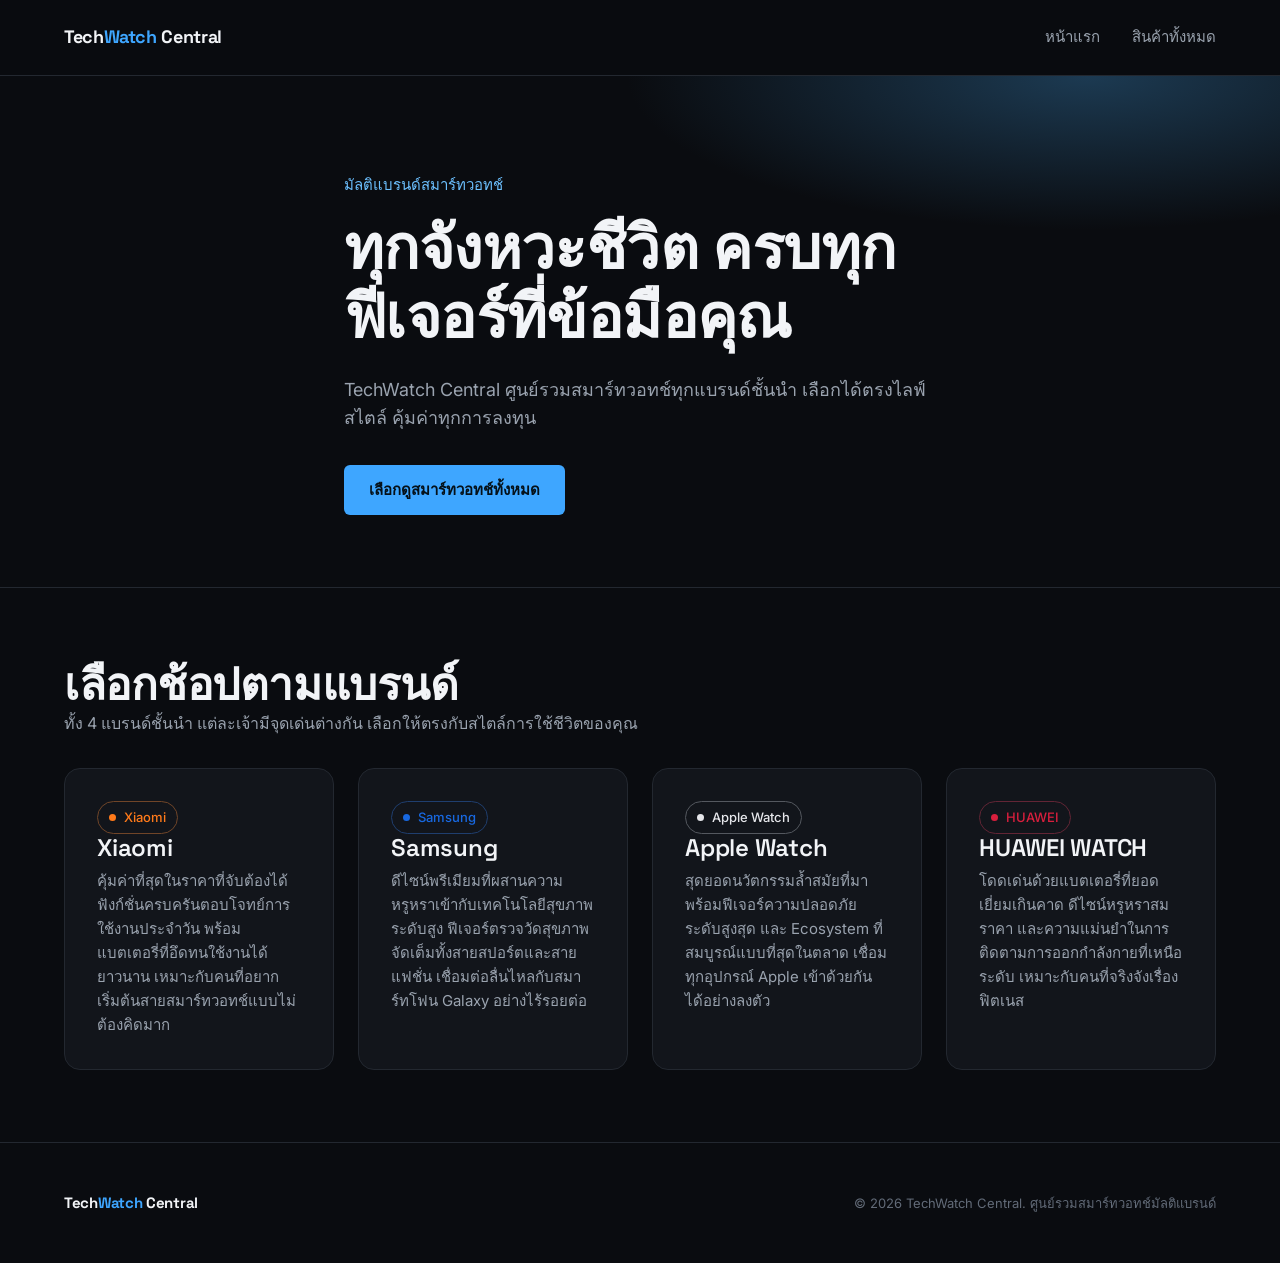
<file: index.html>
<!DOCTYPE html>
<html lang="th">
<head>
  <meta charset="UTF-8">
  <meta name="viewport" content="width=device-width, initial-scale=1.0">
  <title>TechWatch Central | ศูนย์รวมสมาร์ทวอทช์ทุกแบรนด์ชั้นนำ</title>
  <meta name="description" content="TechWatch Central ศูนย์รวมสมาร์ทวอทช์ Xiaomi, Samsung, Apple Watch, HUAWEI เลือกได้ตรงไลฟ์สไตล์ คุ้มค่าทุกการลงทุน">

  <link rel="preconnect" href="https://fonts.googleapis.com">
  <link rel="preconnect" href="https://fonts.gstatic.com" crossorigin>
  <link href="https://fonts.googleapis.com/css2?family=Space+Grotesk:wght@500;600;700&family=Inter:wght@400;500;600&display=swap" rel="stylesheet">

  <link rel="stylesheet" href="style.css">
</head>
<body>

  <header class="navbar">
    <div class="container navbar__inner">
      <a href="index.html" class="logo">Tech<span>Watch</span> Central</a>
      <nav class="nav-links">
        <a href="index.html">หน้าแรก</a>
        <a href="product.html">สินค้าทั้งหมด</a>
      </nav>
    </div>
  </header>

  <main>

    <!-- Hero -->
    <section class="hero">
      <div class="container hero__content">
        <span class="eyebrow">มัลติแบรนด์สมาร์ทวอทช์</span>
        <h1>ทุกจังหวะชีวิต ครบทุกฟีเจอร์ที่ข้อมือคุณ</h1>
        <p>TechWatch Central ศูนย์รวมสมาร์ทวอทช์ทุกแบรนด์ชั้นนำ เลือกได้ตรงไลฟ์สไตล์ คุ้มค่าทุกการลงทุน</p>
        <div class="hero__actions">
          <a href="product.html" class="btn btn--primary">เลือกดูสมาร์ทวอทช์ทั้งหมด</a>
        </div>
      </div>
    </section>

    <!-- Brands -->
    <section class="section container">
      <h2>เลือกช้อปตามแบรนด์</h2>
      <p>ทั้ง 4 แบรนด์ชั้นนำ แต่ละเจ้ามีจุดเด่นต่างกัน เลือกให้ตรงกับสไตล์การใช้ชีวิตของคุณ</p>

      <div class="grid brand-grid" style="margin-top: var(--space-6);">

        <a href="product.html?brand=xiaomi" class="brand-tile brand-tile--xiaomi">
          <span class="brand-badge brand-badge--xiaomi">Xiaomi</span>
          <h3>Xiaomi</h3>
          <p>คุ้มค่าที่สุดในราคาที่จับต้องได้ ฟังก์ชั่นครบครันตอบโจทย์การใช้งานประจำวัน พร้อมแบตเตอรี่ที่อึดทนใช้งานได้ยาวนาน เหมาะกับคนที่อยากเริ่มต้นสายสมาร์ทวอทช์แบบไม่ต้องคิดมาก</p>
        </a>

        <a href="product.html?brand=samsung" class="brand-tile brand-tile--samsung">
          <span class="brand-badge brand-badge--samsung">Samsung</span>
          <h3>Samsung</h3>
          <p>ดีไซน์พรีเมียมที่ผสานความหรูหราเข้ากับเทคโนโลยีสุขภาพระดับสูง ฟีเจอร์ตรวจวัดสุขภาพจัดเต็มทั้งสายสปอร์ตและสายแฟชั่น เชื่อมต่อลื่นไหลกับสมาร์ทโฟน Galaxy อย่างไร้รอยต่อ</p>
        </a>

        <a href="product.html?brand=apple" class="brand-tile brand-tile--apple">
          <span class="brand-badge brand-badge--apple">Apple Watch</span>
          <h3>Apple Watch</h3>
          <p>สุดยอดนวัตกรรมล้ำสมัยที่มาพร้อมฟีเจอร์ความปลอดภัยระดับสูงสุด และ Ecosystem ที่สมบูรณ์แบบที่สุดในตลาด เชื่อมทุกอุปกรณ์ Apple เข้าด้วยกันได้อย่างลงตัว</p>
        </a>

        <a href="product.html?brand=huawei" class="brand-tile brand-tile--huawei">
          <span class="brand-badge brand-badge--huawei">HUAWEI</span>
          <h3>HUAWEI WATCH</h3>
          <p>โดดเด่นด้วยแบตเตอรี่ที่ยอดเยี่ยมเกินคาด ดีไซน์หรูหราสมราคา และความแม่นยำในการติดตามการออกกำลังกายที่เหนือระดับ เหมาะกับคนที่จริงจังเรื่องฟิตเนส</p>
        </a>

      </div>
    </section>

  </main>

  <footer class="footer">
    <div class="container footer__inner">
      <span class="logo" style="font-size: var(--fs-sm);">Tech<span>Watch</span> Central</span>
      <p>&copy; 2026 TechWatch Central. ศูนย์รวมสมาร์ทวอทช์มัลติแบรนด์</p>
    </div>
  </footer>

  <script src="script.js"></script>
</body>
</html>
</file>
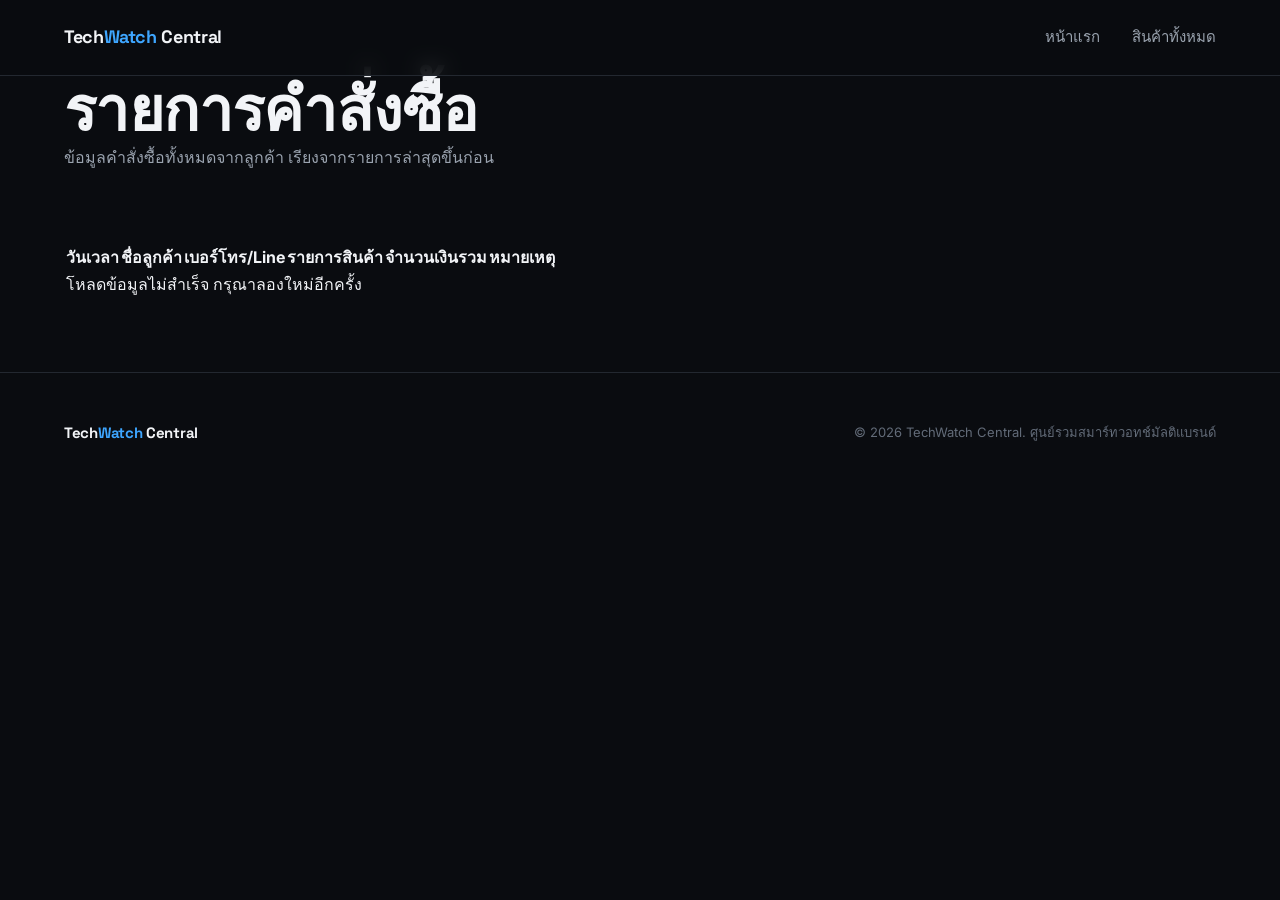
<file: admin.html>
<!DOCTYPE html>
<html lang="th">
<head>
  <meta charset="UTF-8">
  <meta name="viewport" content="width=device-width, initial-scale=1.0">
  <title>รายการคำสั่งซื้อ | TechWatch Central</title>

  <link rel="preconnect" href="https://fonts.googleapis.com">
  <link rel="preconnect" href="https://fonts.gstatic.com" crossorigin>
  <link href="https://fonts.googleapis.com/css2?family=Space+Grotesk:wght@500;600;700&family=Inter:wght@400;500;600&display=swap" rel="stylesheet">

  <link rel="stylesheet" href="style.css">
</head>
<body>

  <header class="navbar">
    <div class="container navbar__inner">
      <a href="index.html" class="logo">Tech<span>Watch</span> Central</a>
      <nav class="nav-links">
        <a href="index.html">หน้าแรก</a>
        <a href="product.html">สินค้าทั้งหมด</a>
      </nav>
    </div>
  </header>

  <main>

    <section class="page-header">
      <div class="container">
        <h1>รายการคำสั่งซื้อ</h1>
        <p>ข้อมูลคำสั่งซื้อทั้งหมดจากลูกค้า เรียงจากรายการล่าสุดขึ้นก่อน</p>
      </div>
    </section>

    <section class="section container">
      <div class="table-wrap">
        <table id="ordersTable">
          <thead>
            <tr>
              <th>วันเวลา</th>
              <th>ชื่อลูกค้า</th>
              <th>เบอร์โทร/Line</th>
              <th>รายการสินค้า</th>
              <th>จำนวนเงินรวม</th>
              <th>หมายเหตุ</th>
            </tr>
          </thead>
          <tbody>
          </tbody>
        </table>
      </div>
    </section>

  </main>

  <footer class="footer">
    <div class="container footer__inner">
      <span class="logo" style="font-size: var(--fs-sm);">Tech<span>Watch</span> Central</span>
      <p>&copy; 2026 TechWatch Central. ศูนย์รวมสมาร์ทวอทช์มัลติแบรนด์</p>
    </div>
  </footer>

  <script src="script.js"></script>
</body>
</html>
</file>
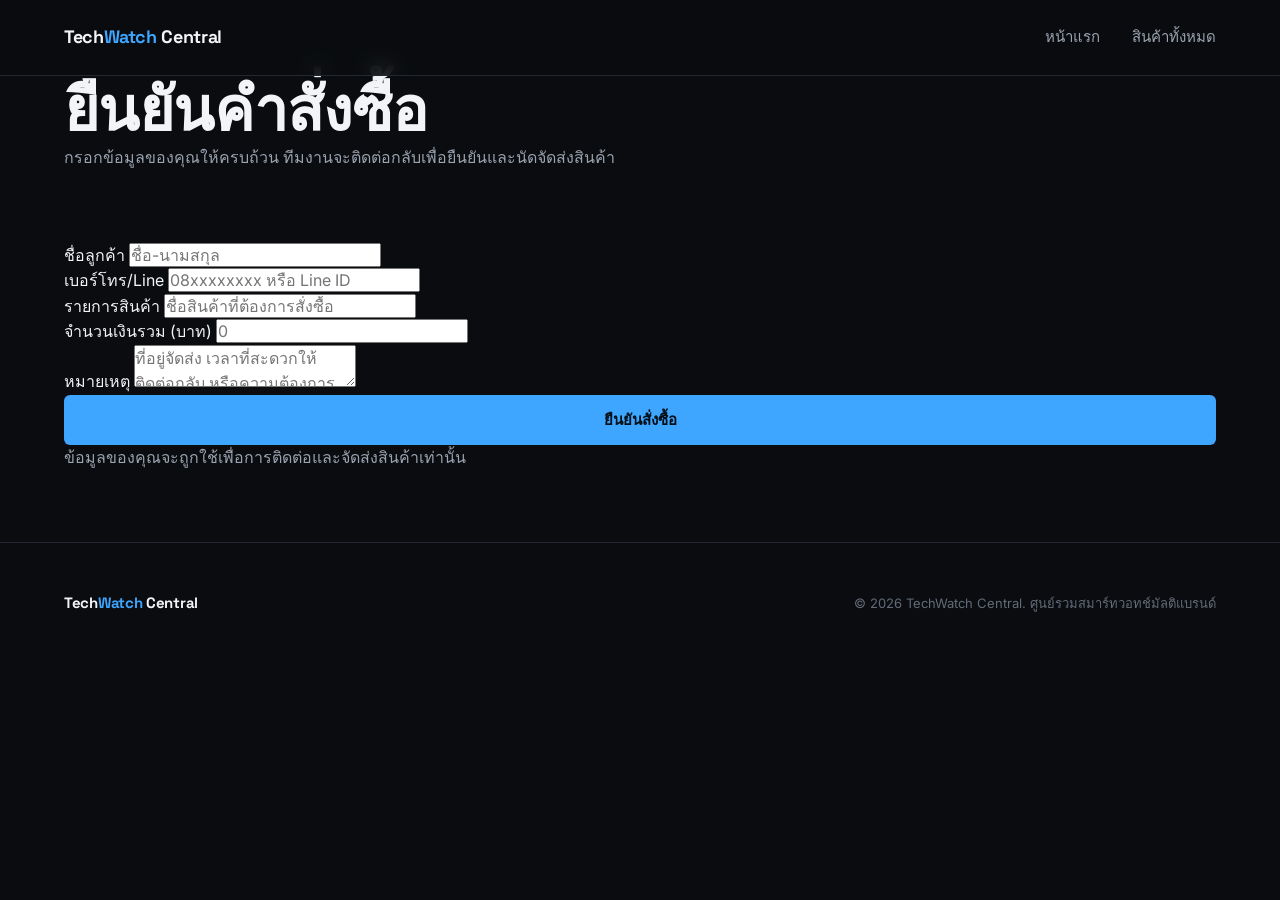
<file: order.html>
<!DOCTYPE html>
<html lang="th">
<head>
  <meta charset="UTF-8">
  <meta name="viewport" content="width=device-width, initial-scale=1.0">
  <title>ยืนยันคำสั่งซื้อ | TechWatch Central</title>
  <meta name="description" content="กรอกข้อมูลเพื่อยืนยันคำสั่งซื้อสมาร์ทวอทช์ที่ TechWatch Central">

  <link rel="preconnect" href="https://fonts.googleapis.com">
  <link rel="preconnect" href="https://fonts.gstatic.com" crossorigin>
  <link href="https://fonts.googleapis.com/css2?family=Space+Grotesk:wght@500;600;700&family=Inter:wght@400;500;600&display=swap" rel="stylesheet">

  <link rel="stylesheet" href="style.css">
</head>
<body>

  <header class="navbar">
    <div class="container navbar__inner">
      <a href="index.html" class="logo">Tech<span>Watch</span> Central</a>
      <nav class="nav-links">
        <a href="index.html">หน้าแรก</a>
        <a href="product.html">สินค้าทั้งหมด</a>
      </nav>
    </div>
  </header>

  <main>

    <section class="page-header">
      <div class="container">
        <h1>ยืนยันคำสั่งซื้อ</h1>
        <p>กรอกข้อมูลของคุณให้ครบถ้วน ทีมงานจะติดต่อกลับเพื่อยืนยันและนัดจัดส่งสินค้า</p>
      </div>
    </section>

    <section class="section container">
      <form id="orderForm" class="form-card" novalidate>

        <div class="form-group">
          <label for="customerName">ชื่อลูกค้า</label>
          <input
            type="text"
            id="customerName"
            name="customerName"
            class="form-control"
            placeholder="ชื่อ-นามสกุล"
            required
          >
        </div>

        <div class="form-group">
          <label for="contact">เบอร์โทร/Line</label>
          <input
            type="text"
            id="contact"
            name="contact"
            class="form-control"
            placeholder="08xxxxxxxx หรือ Line ID"
            required
          >
        </div>

        <div class="form-group">
          <label for="items">รายการสินค้า</label>
          <input
            type="text"
            id="items"
            name="items"
            class="form-control"
            placeholder="ชื่อสินค้าที่ต้องการสั่งซื้อ"
            required
          >
        </div>

        <div class="form-group">
          <label for="total">จำนวนเงินรวม (บาท)</label>
          <input
            type="text"
            id="total"
            name="total"
            class="form-control"
            placeholder="0"
            required
          >
        </div>

        <div class="form-group">
          <label for="note">หมายเหตุ</label>
          <textarea
            id="note"
            name="note"
            class="form-control"
            placeholder="ที่อยู่จัดส่ง เวลาที่สะดวกให้ติดต่อกลับ หรือความต้องการเพิ่มเติม (ถ้ามี)"
          ></textarea>
        </div>

        <button type="submit" class="btn btn--primary btn--block">ยืนยันสั่งซื้อ</button>

        <p class="form-note">ข้อมูลของคุณจะถูกใช้เพื่อการติดต่อและจัดส่งสินค้าเท่านั้น</p>
      </form>
    </section>

  </main>

  <footer class="footer">
    <div class="container footer__inner">
      <span class="logo" style="font-size: var(--fs-sm);">Tech<span>Watch</span> Central</span>
      <p>&copy; 2026 TechWatch Central. ศูนย์รวมสมาร์ทวอทช์มัลติแบรนด์</p>
    </div>
  </footer>

  <script src="script.js"></script>
</body>
</html>
</file>
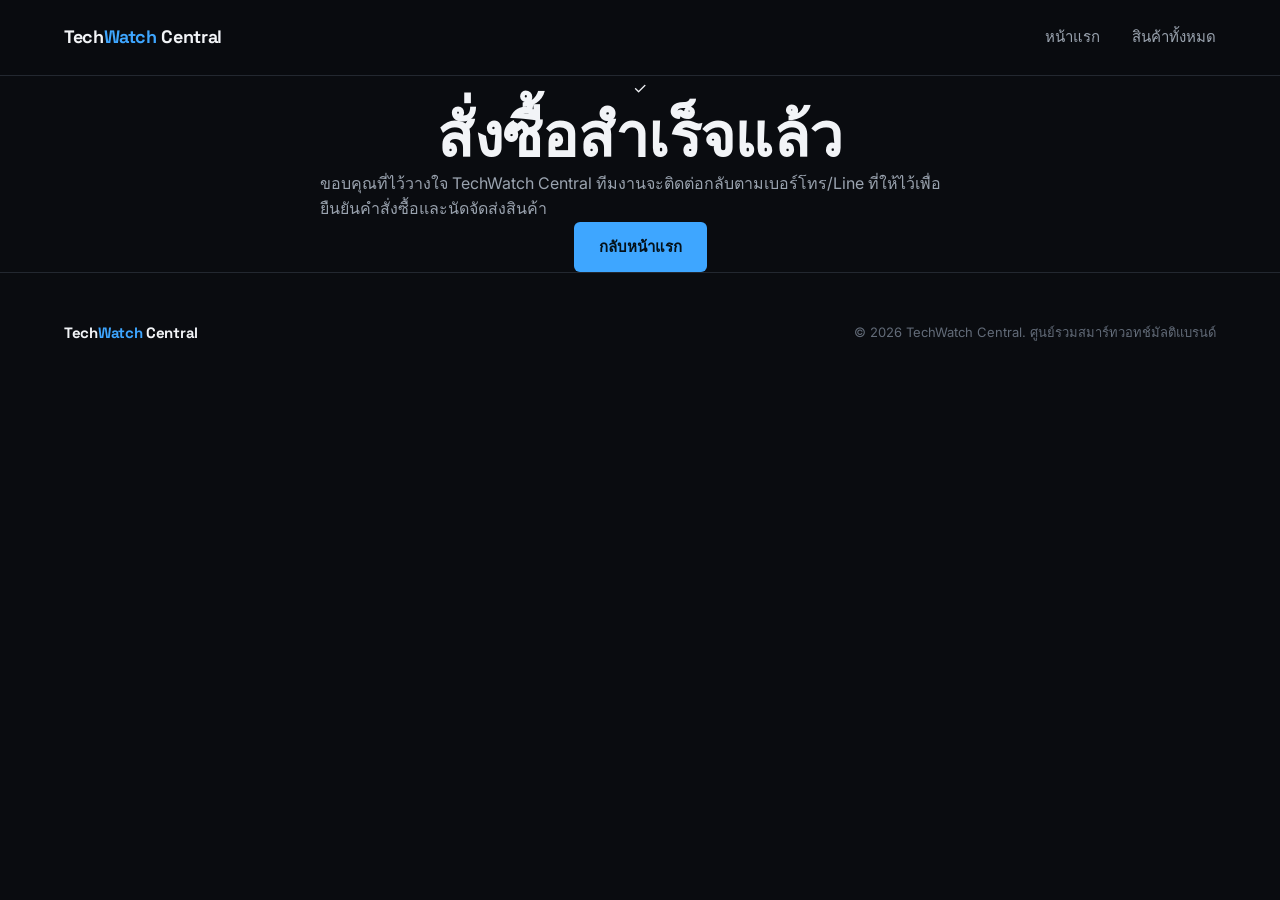
<file: thankyou.html>
<!DOCTYPE html>
<html lang="th">
<head>
  <meta charset="UTF-8">
  <meta name="viewport" content="width=device-width, initial-scale=1.0">
  <title>สั่งซื้อสำเร็จ | TechWatch Central</title>

  <link rel="preconnect" href="https://fonts.googleapis.com">
  <link rel="preconnect" href="https://fonts.gstatic.com" crossorigin>
  <link href="https://fonts.googleapis.com/css2?family=Space+Grotesk:wght@500;600;700&family=Inter:wght@400;500;600&display=swap" rel="stylesheet">

  <link rel="stylesheet" href="style.css">
</head>
<body>

  <header class="navbar">
    <div class="container navbar__inner">
      <a href="index.html" class="logo">Tech<span>Watch</span> Central</a>
      <nav class="nav-links">
        <a href="index.html">หน้าแรก</a>
        <a href="product.html">สินค้าทั้งหมด</a>
      </nav>
    </div>
  </header>

  <main>
    <section class="status-page container">
      <div class="stack" style="align-items: center;">
        <div class="status-page__icon">&#10003;</div>
        <h1>สั่งซื้อสำเร็จแล้ว</h1>
        <p>ขอบคุณที่ไว้วางใจ TechWatch Central ทีมงานจะติดต่อกลับตามเบอร์โทร/Line ที่ให้ไว้เพื่อยืนยันคำสั่งซื้อและนัดจัดส่งสินค้า</p>
        <a href="index.html" class="btn btn--primary">กลับหน้าแรก</a>
      </div>
    </section>
  </main>

  <footer class="footer">
    <div class="container footer__inner">
      <span class="logo" style="font-size: var(--fs-sm);">Tech<span>Watch</span> Central</span>
      <p>&copy; 2026 TechWatch Central. ศูนย์รวมสมาร์ทวอทช์มัลติแบรนด์</p>
    </div>
  </footer>

</body>
</html>
</file>
<file: style.css>
/* ==========================================================================
   TechWatch Central — Global Theme
   แนวทาง: Dark tech / premium gadget store
   Typeface: Space Grotesk (หัวข้อ) + Inter (เนื้อหา)
   ต้องลิงก์ฟอนต์ใน <head> ของ HTML ก่อนใช้งาน:

   <link rel="preconnect" href="https://fonts.googleapis.com">
   <link rel="preconnect" href="https://fonts.gstatic.com" crossorigin>
   <link href="https://fonts.googleapis.com/css2?family=Space+Grotesk:wght@500;600;700&family=Inter:wght@400;500;600&display=swap" rel="stylesheet">
   ========================================================================== */

:root {
  /* ---------- Base palette ---------- */
  --bg: #0a0c10;              /* พื้นหลังหลัก ดำอมฟ้าเข้ม */
  --bg-elevated: #12151b;     /* พื้นหลังการ์ด/ส่วนยกระดับ */
  --bg-elevated-hover: #171b23;
  --border: #232830;
  --border-strong: #323844;
  --text-primary: #f2f4f7;
  --text-secondary: #9aa3af;
  --text-muted: #626b78;

  /* ---------- Accent: silicon blue ---------- */
  --accent: #3ea6ff;
  --accent-strong: #6cc0ff;
  --accent-dim: #1c3a52;
  --accent-glow: rgba(62, 166, 255, 0.35);

  /* ---------- Brand accent colors ---------- */
  --brand-xiaomi: #ff7a1a;
  --brand-samsung: #1868e0;
  --brand-apple: #e5e6ea;
  --brand-huawei: #d81f3d;
  --brand-huawei-gold: #cda45e;

  /* ---------- Type scale ---------- */
  --font-display: "Space Grotesk", "Inter", system-ui, sans-serif;
  --font-body: "Inter", system-ui, -apple-system, sans-serif;

  --fs-xs: 0.8125rem;
  --fs-sm: 0.9375rem;
  --fs-base: 1rem;
  --fs-md: 1.125rem;
  --fs-lg: 1.5rem;
  --fs-xl: 2rem;
  --fs-2xl: 2.75rem;
  --fs-3xl: 3.75rem;

  /* ---------- Spacing ---------- */
  --space-1: 0.25rem;
  --space-2: 0.5rem;
  --space-3: 0.75rem;
  --space-4: 1rem;
  --space-5: 1.5rem;
  --space-6: 2rem;
  --space-7: 3rem;
  --space-8: 4.5rem;
  --space-9: 6rem;

  /* ---------- Shape / motion ---------- */
  --radius-sm: 6px;
  --radius-md: 10px;
  --radius-lg: 16px;
  --ease: cubic-bezier(0.4, 0, 0.2, 1);
  --transition: 180ms var(--ease);

  /* ---------- Layout ---------- */
  --container-width: 1200px;
  --header-height: 76px;
}

/* ==========================================================================
   Reset
   ========================================================================== */

*,
*::before,
*::after {
  box-sizing: border-box;
  margin: 0;
  padding: 0;
}

html {
  scroll-behavior: smooth;
}

@media (prefers-reduced-motion: reduce) {
  html {
    scroll-behavior: auto;
  }
  *,
  *::before,
  *::after {
    animation-duration: 0.01ms !important;
    animation-iteration-count: 1 !important;
    transition-duration: 0.01ms !important;
  }
}

body {
  background-color: var(--bg);
  color: var(--text-primary);
  font-family: var(--font-body);
  font-size: var(--fs-base);
  line-height: 1.6;
  -webkit-font-smoothing: antialiased;
  text-rendering: optimizeLegibility;
}

img {
  max-width: 100%;
  display: block;
}

a {
  color: inherit;
  text-decoration: none;
}

ul,
ol {
  list-style: none;
}

button,
input,
textarea {
  font-family: inherit;
  font-size: inherit;
  color: inherit;
}

/* Visible keyboard focus everywhere */
:focus-visible {
  outline: 2px solid var(--accent);
  outline-offset: 2px;
  border-radius: var(--radius-sm);
}

/* ==========================================================================
   Typography
   ========================================================================== */

h1,
h2,
h3,
h4 {
  font-family: var(--font-display);
  font-weight: 600;
  line-height: 1.15;
  letter-spacing: -0.01em;
  color: var(--text-primary);
}

h1 {
  font-size: var(--fs-3xl);
}

h2 {
  font-size: var(--fs-2xl);
}

h3 {
  font-size: var(--fs-lg);
}

h4 {
  font-size: var(--fs-md);
}

p {
  color: var(--text-secondary);
  max-width: 64ch;
}

.text-muted {
  color: var(--text-muted);
}

.eyebrow {
  display: inline-flex;
  align-items: center;
  gap: var(--space-2);
  font-family: var(--font-body);
  font-size: var(--fs-sm);
  font-weight: 500;
  color: var(--accent-strong);
}

/* ==========================================================================
   Layout utilities
   ========================================================================== */

.container {
  width: 100%;
  max-width: var(--container-width);
  margin-inline: auto;
  padding-inline: var(--space-5);
}

.section {
  padding-block: var(--space-8);
}

.stack {
  display: flex;
  flex-direction: column;
}

.row {
  display: flex;
  align-items: center;
}

.grid {
  display: grid;
  gap: var(--space-5);
}

/* ==========================================================================
   Navbar
   ========================================================================== */

.navbar {
  position: sticky;
  top: 0;
  z-index: 50;
  height: var(--header-height);
  display: flex;
  align-items: center;
  background: rgba(10, 12, 16, 0.85);
  backdrop-filter: blur(10px);
  -webkit-backdrop-filter: blur(10px);
  border-bottom: 1px solid var(--border);
}

.navbar__inner {
  width: 100%;
  display: flex;
  align-items: center;
  justify-content: space-between;
}

.logo {
  font-family: var(--font-display);
  font-size: var(--fs-md);
  font-weight: 700;
  letter-spacing: -0.02em;
  color: var(--text-primary);
}

.logo span {
  color: var(--accent);
}

.nav-links {
  display: flex;
  align-items: center;
  gap: var(--space-6);
}

.nav-links a {
  font-size: var(--fs-sm);
  color: var(--text-secondary);
  transition: color var(--transition);
}

.nav-links a:hover {
  color: var(--text-primary);
}

/* ==========================================================================
   Buttons
   ========================================================================== */

.btn {
  display: inline-flex;
  align-items: center;
  justify-content: center;
  gap: var(--space-2);
  padding: 0.75rem 1.5rem;
  border-radius: var(--radius-sm);
  border: 1px solid transparent;
  font-family: var(--font-body);
  font-size: var(--fs-sm);
  font-weight: 600;
  cursor: pointer;
  transition: transform var(--transition), box-shadow var(--transition),
    background-color var(--transition), border-color var(--transition);
}

.btn:active {
  transform: scale(0.98);
}

.btn--primary {
  background: var(--accent);
  color: #051119;
}

.btn--primary:hover {
  background: var(--accent-strong);
  box-shadow: 0 0 0 4px var(--accent-glow);
}

.btn--secondary {
  background: transparent;
  border-color: var(--border-strong);
  color: var(--text-primary);
}

.btn--secondary:hover {
  border-color: var(--accent);
  color: var(--accent-strong);
}

.btn--block {
  width: 100%;
}

/* ==========================================================================
   Brand badges
   แต่ละแบรนด์มีสีเน้นเฉพาะตัว ใช้เป็นจุดเล็กๆ บนการ์ด/ป้ายกำกับ
   ========================================================================== */

.brand-badge {
  display: inline-flex;
  align-items: center;
  gap: var(--space-2);
  padding: 0.3rem 0.7rem;
  border-radius: 999px;
  font-size: var(--fs-xs);
  font-weight: 500;
  border: 1px solid var(--border-strong);
  color: var(--text-secondary);
}

.brand-badge::before {
  content: "";
  width: 7px;
  height: 7px;
  border-radius: 50%;
  background: currentColor;
}

.brand-badge--xiaomi {
  color: var(--brand-xiaomi);
  border-color: color-mix(in srgb, var(--brand-xiaomi) 35%, var(--border));
}

.brand-badge--samsung {
  color: var(--brand-samsung);
  border-color: color-mix(in srgb, var(--brand-samsung) 35%, var(--border));
}

.brand-badge--apple {
  color: var(--brand-apple);
  border-color: color-mix(in srgb, var(--brand-apple) 25%, var(--border));
}

.brand-badge--huawei {
  color: var(--brand-huawei);
  border-color: color-mix(in srgb, var(--brand-huawei) 35%, var(--border));
}

/* เส้นบางด้านบนการ์ดสินค้า ใช้สีแบรนด์เป็นตัวบอกหมวดหมู่แทนกรอบทั้งใบ */
.product-card--xiaomi::before {
  background: var(--brand-xiaomi);
}

.product-card--samsung::before {
  background: var(--brand-samsung);
}

.product-card--apple::before {
  background: linear-gradient(90deg, var(--brand-apple), #9a9ca3);
}

.product-card--huawei::before {
  background: linear-gradient(90deg, var(--brand-huawei), var(--brand-huawei-gold));
}

/* ==========================================================================
   Hero
   ========================================================================== */

.hero {
  padding-block: var(--space-9) var(--space-8);
  border-bottom: 1px solid var(--border);
  background:
    radial-gradient(60% 50% at 85% 0%, var(--accent-dim) 0%, transparent 60%);
}

.hero__content {
  max-width: 640px;
}

.hero h1 {
  margin-block: var(--space-4) var(--space-5);
}

.hero p {
  font-size: var(--fs-md);
}

.hero__actions {
  display: flex;
  gap: var(--space-4);
  margin-top: var(--space-6);
}

/* ==========================================================================
   Product grid + card
   ========================================================================== */

.product-grid {
  grid-template-columns: repeat(4, 1fr);
}

.product-card {
  position: relative;
  overflow: hidden;
  background: var(--bg-elevated);
  border: 1px solid var(--border);
  border-radius: var(--radius-lg);
  transition: border-color var(--transition), transform var(--transition);
}

.product-card::before {
  content: "";
  position: absolute;
  top: 0;
  left: 0;
  right: 0;
  height: 3px;
}

.product-card:hover {
  border-color: var(--border-strong);
  transform: translateY(-2px);
}

.product-card__image {
  aspect-ratio: 4 / 3;
  background: var(--bg);
  object-fit: cover;
}

.product-card__body {
  padding: var(--space-5);
  display: flex;
  flex-direction: column;
  gap: var(--space-3);
}

.product-card__name {
  font-family: var(--font-display);
  font-size: var(--fs-md);
  font-weight: 600;
}

.product-card__desc {
  font-size: var(--fs-sm);
  color: var(--text-secondary);
}

.product-card__footer {
  display: flex;
  align-items: center;
  justify-content: space-between;
  margin-top: var(--space-2);
}

.product-card__price {
  font-family: var(--font-display);
  font-size: var(--fs-lg);
  font-weight: 700;
  color: var(--text-primary);
}

.product-card__price small {
  font-family: var(--font-body);
  font-size: var(--fs-xs);
  font-weight: 400;
  color: var(--text-muted);
}

/* ==========================================================================
   Brand section
   ========================================================================== */

.brand-grid {
  grid-template-columns: repeat(4, 1fr);
}

.brand-tile {
  padding: var(--space-6);
  background: var(--bg-elevated);
  border: 1px solid var(--border);
  border-radius: var(--radius-lg);
}

.brand-tile h3 {
  margin-bottom: var(--space-2);
}

.brand-tile p {
  font-size: var(--fs-sm);
}

/* ==========================================================================
   Footer
   ========================================================================== */

.footer {
  border-top: 1px solid var(--border);
  padding-block: var(--space-7);
}

.footer__inner {
  display: flex;
  align-items: center;
  justify-content: space-between;
  flex-wrap: wrap;
  gap: var(--space-4);
}

.footer p {
  font-size: var(--fs-xs);
  color: var(--text-muted);
}

/* ==========================================================================
   Responsive
   ========================================================================== */

@media (max-width: 1024px) {
  .product-grid {
    grid-template-columns: repeat(3, 1fr);
  }

  .brand-grid {
    grid-template-columns: repeat(2, 1fr);
  }

  :root {
    --fs-3xl: 3rem;
    --fs-2xl: 2.25rem;
  }
}

@media (max-width: 768px) {
  :root {
    --header-height: 64px;
  }

  .product-grid {
    grid-template-columns: repeat(2, 1fr);
  }

  .nav-links {
    display: none;
  }

  .hero {
    padding-block: var(--space-7) var(--space-6);
  }

  .hero__actions {
    flex-direction: column;
  }

  :root {
    --fs-3xl: 2.25rem;
    --fs-2xl: 1.75rem;
  }
}

@media (max-width: 480px) {
  .product-grid {
    grid-template-columns: 1fr;
  }

  .brand-grid {
    grid-template-columns: 1fr;
  }

  .container {
    padding-inline: var(--space-4);
  }
}
</file>
